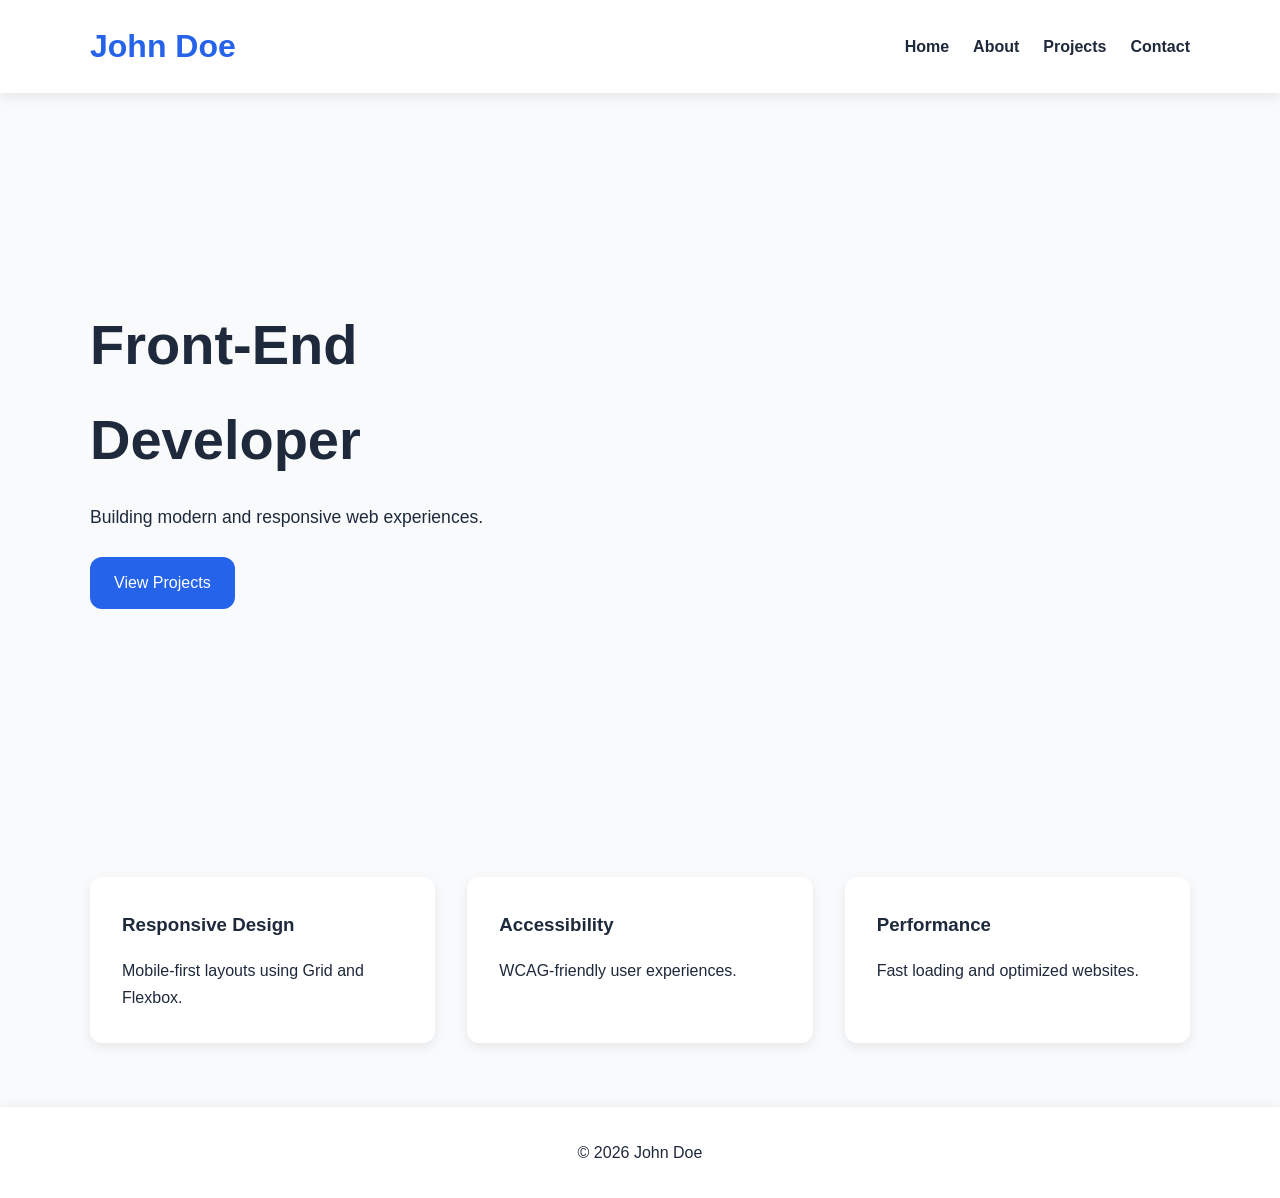
<file: index.html>
<!DOCTYPE html>
<html lang="en">
<head>
<meta charset="UTF-8">
<meta name="viewport" content="width=device-width, initial-scale=1.0">
<title>John Doe | Portfolio</title>
<link rel="stylesheet" href="style.css">
</head>

<body>

<header class="header">
<div class="container nav-container">

<h1 class="logo">John Doe</h1>

<nav>
<ul class="nav-links">
<li><a href="index.html">Home</a></li>
<li><a href="about.html">About</a></li>
<li><a href="projects.html">Projects</a></li>
<li><a href="contact.html">Contact</a></li>
</ul>
</nav>

</div>
</header>

<main class="container">

<section class="hero">

<div class="hero-content">
<h2>Front-End Developer</h2>
<p>Building modern and responsive web experiences.</p>
<a href="projects2.html" class="btn">View Projects</a>
</div>

</section>

<section class="features">

<div class="card">
<h3>Responsive Design</h3>
<p>Mobile-first layouts using Grid and Flexbox.</p>
</div>

<div class="card">
<h3>Accessibility</h3>
<p>WCAG-friendly user experiences.</p>
</div>

<div class="card">
<h3>Performance</h3>
<p>Fast loading and optimized websites.</p>
</div>

</section>

</main>

<footer class="footer">
<p>&copy; 2026 John Doe</p>
</footer>

</body>
</html>
</file>
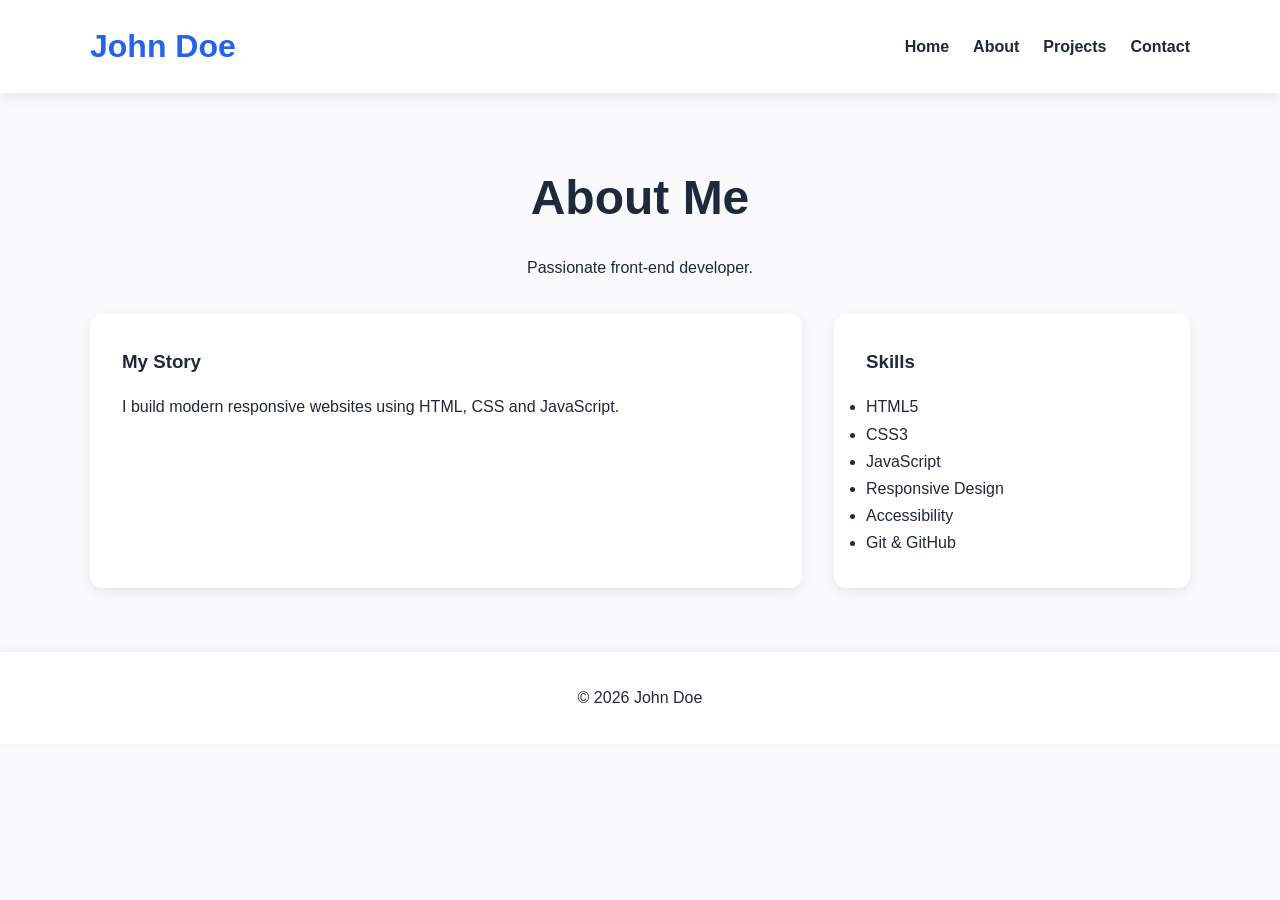
<file: about.html>
<!DOCTYPE html>
<html lang="en">
<head>
<meta charset="UTF-8">
<meta name="viewport" content="width=device-width, initial-scale=1.0">
<title>About</title>
<link rel="stylesheet" href="style.css">
</head>

<body>

<header class="header">
<div class="container nav-container">

<h1 class="logo">John Doe</h1>

<nav>
<ul class="nav-links">
<li><a href="index.html">Home</a></li>
<li><a href="about.html">About</a></li>
<li><a href="projects.html">Projects</a></li>
<li><a href="contact.html">Contact</a></li>
</ul>
</nav>

</div>
</header>

<main class="container">

<section class="page-header">
<h2>About Me</h2>
<p>Passionate front-end developer.</p>
</section>

<section class="about-grid">

<div class="card">
<h3>My Story</h3>
<p>I build modern responsive websites using HTML, CSS and JavaScript.</p>
</div>

<div class="card">
<h3>Skills</h3>

<ul>
<li>HTML5</li>
<li>CSS3</li>
<li>JavaScript</li>
<li>Responsive Design</li>
<li>Accessibility</li>
<li>Git & GitHub</li>
</ul>

</div>

</section>

</main>

<footer class="footer">
<p>&copy; 2026 John Doe</p>
</footer>

</body>
</html>
</file>
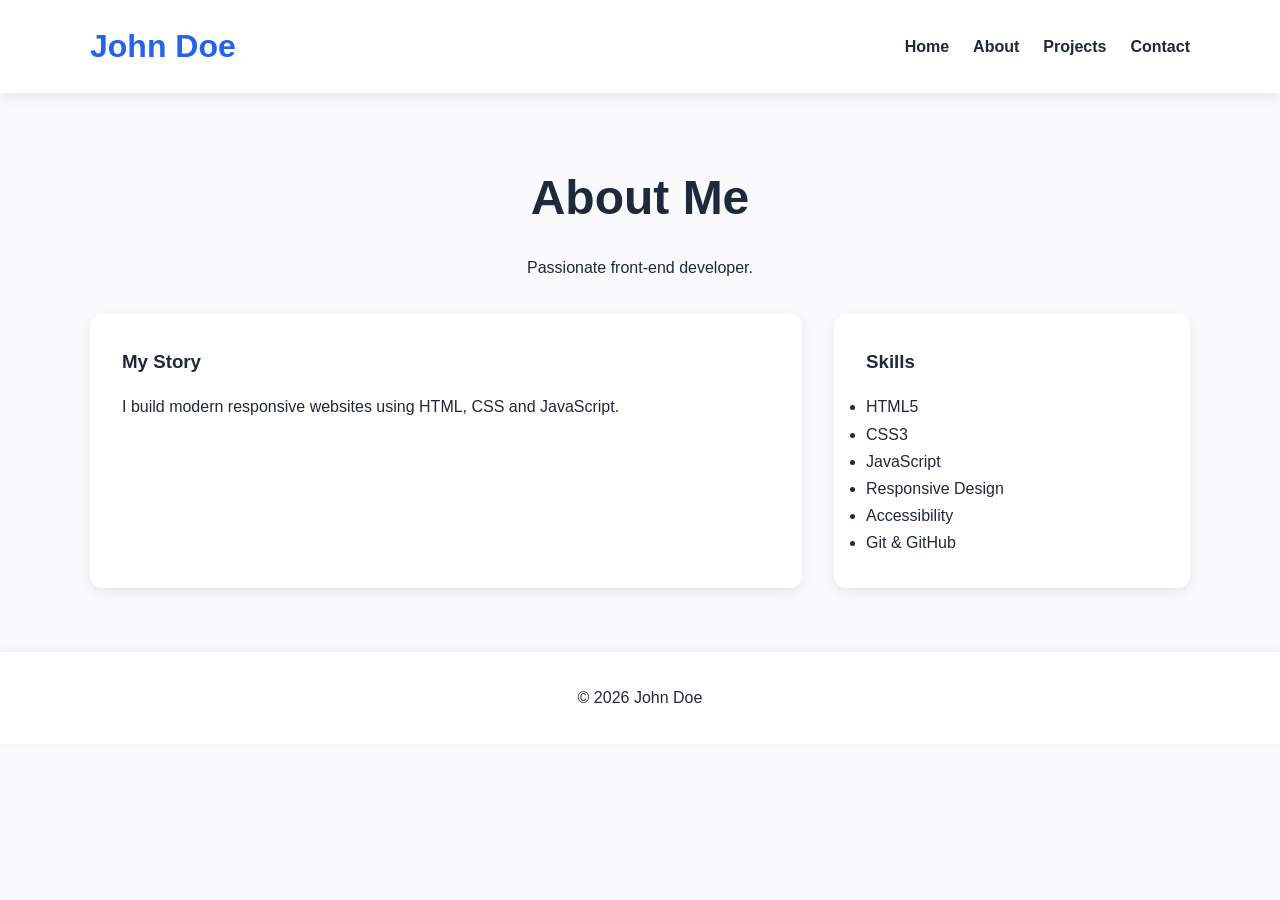
<file: about2.html>
<!DOCTYPE html>
<html lang="en">
<head>
<meta charset="UTF-8">
<meta name="viewport" content="width=device-width, initial-scale=1.0">
<title>About</title>
<link rel="stylesheet" href="style2.css">
</head>

<body>

<header class="header">
<div class="container nav-container">

<h1 class="logo">John Doe</h1>

<nav>
<ul class="nav-links">
<li><a href="index2.html">Home</a></li>
<li><a href="about2.html">About</a></li>
<li><a href="projects2.html">Projects</a></li>
<li><a href="contact2.html">Contact</a></li>
</ul>
</nav>

</div>
</header>

<main class="container">

<section class="page-header">
<h2>About Me</h2>
<p>Passionate front-end developer.</p>
</section>

<section class="about-grid">

<div class="card">
<h3>My Story</h3>
<p>I build modern responsive websites using HTML, CSS and JavaScript.</p>
</div>

<div class="card">
<h3>Skills</h3>

<ul>
<li>HTML5</li>
<li>CSS3</li>
<li>JavaScript</li>
<li>Responsive Design</li>
<li>Accessibility</li>
<li>Git & GitHub</li>
</ul>

</div>

</section>

</main>

<footer class="footer">
<p>&copy; 2026 John Doe</p>
</footer>

</body>
</html>
</file>
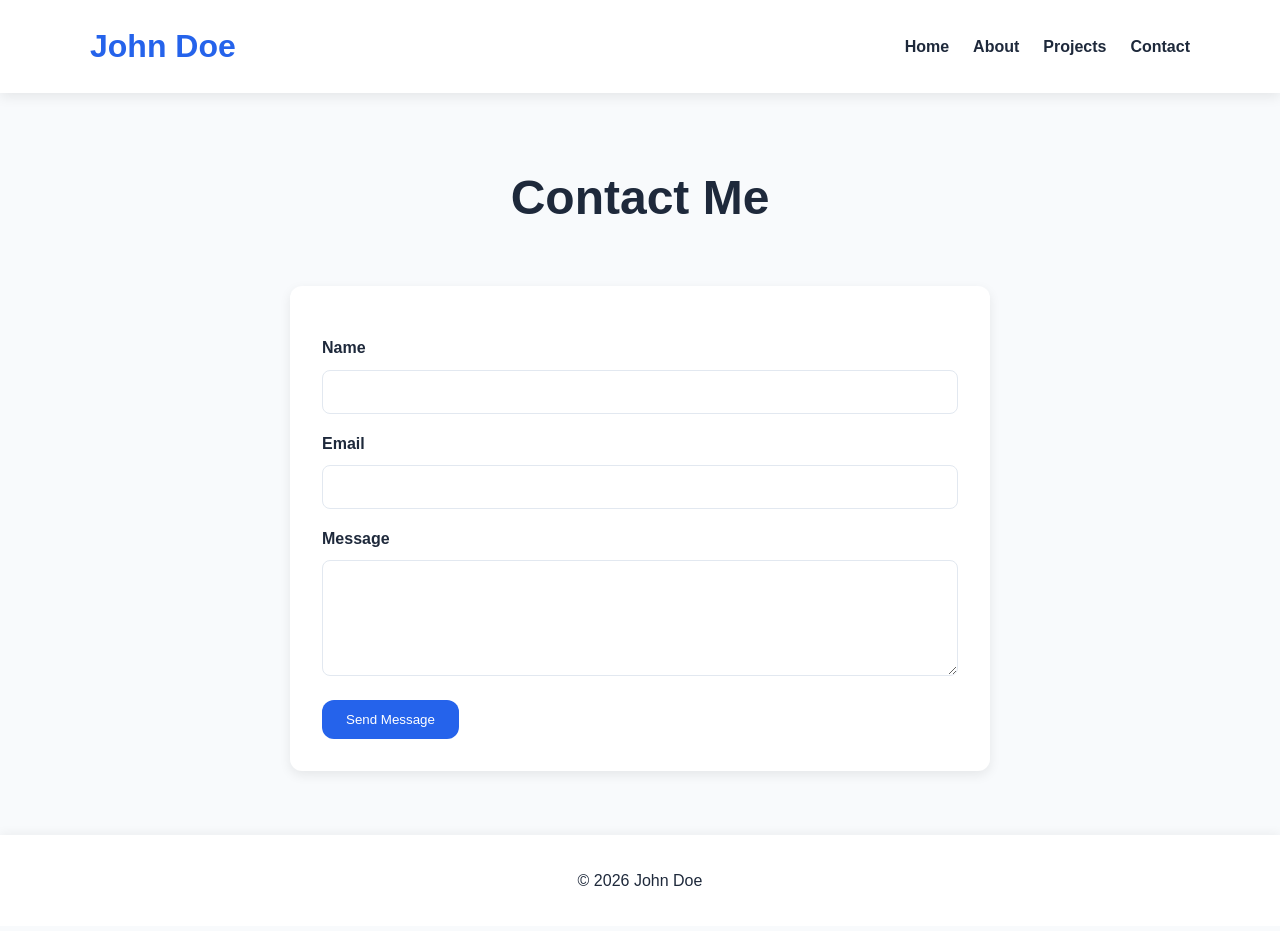
<file: contact.html>
<!DOCTYPE html>
<html lang="en">
<head>
<meta charset="UTF-8">
<meta name="viewport" content="width=device-width, initial-scale=1.0">
<title>Contact</title>
<link rel="stylesheet" href="style.css">
</head>

<body>

<header class="header">
<div class="container nav-container">

<h1 class="logo">John Doe</h1>

<nav>
<ul class="nav-links">
<li><a href="index.html">Home</a></li>
<li><a href="about.html">About</a></li>
<li><a href="projects.html">Projects</a></li>
<li><a href="contact.html">Contact</a></li>
</ul>
</nav>

</div>
</header>

<main class="container">

<section class="page-header">
<h2>Contact Me</h2>
</section>

<form class="contact-form">

<label for="name">Name</label>
<input id="name" type="text" required>

<label for="email">Email</label>
<input id="email" type="email" required>

<label for="message">Message</label>
<textarea id="message" rows="5" required></textarea>

<button type="submit" class="btn">
Send Message
</button>

</form>

</main>

<footer class="footer">
<p>&copy; 2026 John Doe</p>
</footer>

</body>
</html>
</file>
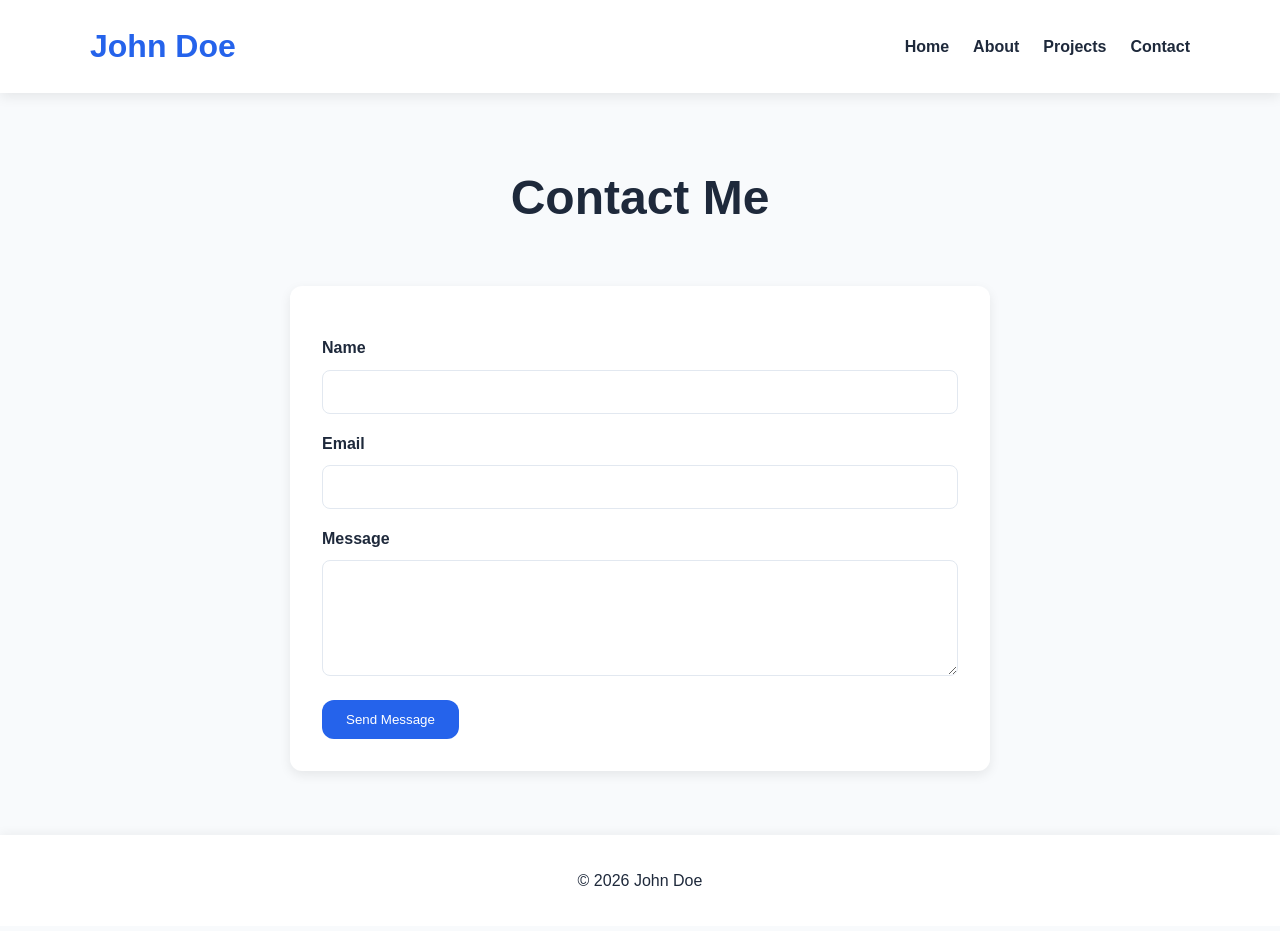
<file: contact2.html>
<!DOCTYPE html>
<html lang="en">
<head>
<meta charset="UTF-8">
<meta name="viewport" content="width=device-width, initial-scale=1.0">
<title>Contact</title>
<link rel="stylesheet" href="style2.css">
</head>

<body>

<header class="header">
<div class="container nav-container">

<h1 class="logo">John Doe</h1>

<nav>
<ul class="nav-links">
<li><a href="index2.html">Home</a></li>
<li><a href="about2.html">About</a></li>
<li><a href="projects2.html">Projects</a></li>
<li><a href="contact2.html">Contact</a></li>
</ul>
</nav>

</div>
</header>

<main class="container">

<section class="page-header">
<h2>Contact Me</h2>
</section>

<form class="contact-form">

<label for="name">Name</label>
<input id="name" type="text" required>

<label for="email">Email</label>
<input id="email" type="email" required>

<label for="message">Message</label>
<textarea id="message" rows="5" required></textarea>

<button type="submit" class="btn">
Send Message
</button>

</form>

</main>

<footer class="footer">
<p>&copy; 2026 John Doe</p>
</footer>

</body>
</html>
</file>
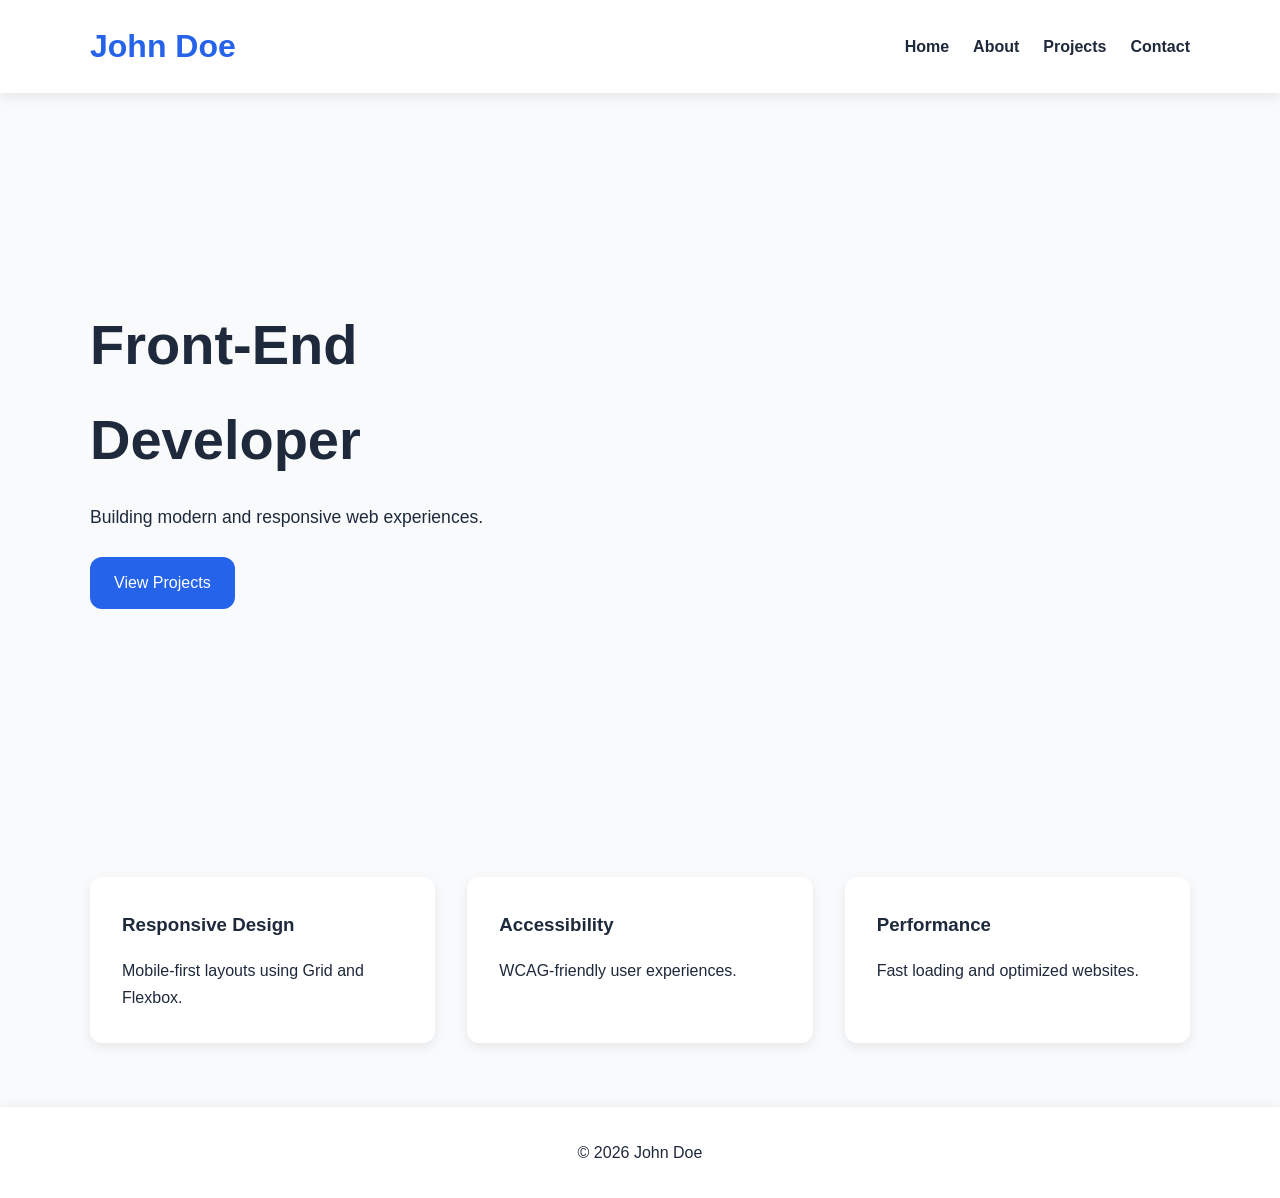
<file: index2.html>
<!DOCTYPE html>
<html lang="en">
<head>
<meta charset="UTF-8">
<meta name="viewport" content="width=device-width, initial-scale=1.0">
<title>John Doe | Portfolio</title>
<link rel="stylesheet" href="style2.css">
</head>

<body>

<header class="header">
<div class="container nav-container">

<h1 class="logo">John Doe</h1>

<nav>
<ul class="nav-links">
<li><a href="index2.html">Home</a></li>
<li><a href="about2.html">About</a></li>
<li><a href="projects2.html">Projects</a></li>
<li><a href="contact2.html">Contact</a></li>
</ul>
</nav>

</div>
</header>

<main class="container">

<section class="hero">

<div class="hero-content">
<h2>Front-End Developer</h2>
<p>Building modern and responsive web experiences.</p>
<a href="projects2.html" class="btn">View Projects</a>
</div>

</section>

<section class="features">

<div class="card">
<h3>Responsive Design</h3>
<p>Mobile-first layouts using Grid and Flexbox.</p>
</div>

<div class="card">
<h3>Accessibility</h3>
<p>WCAG-friendly user experiences.</p>
</div>

<div class="card">
<h3>Performance</h3>
<p>Fast loading and optimized websites.</p>
</div>

</section>

</main>

<footer class="footer">
<p>&copy; 2026 John Doe</p>
</footer>

</body>
</html>
</file>
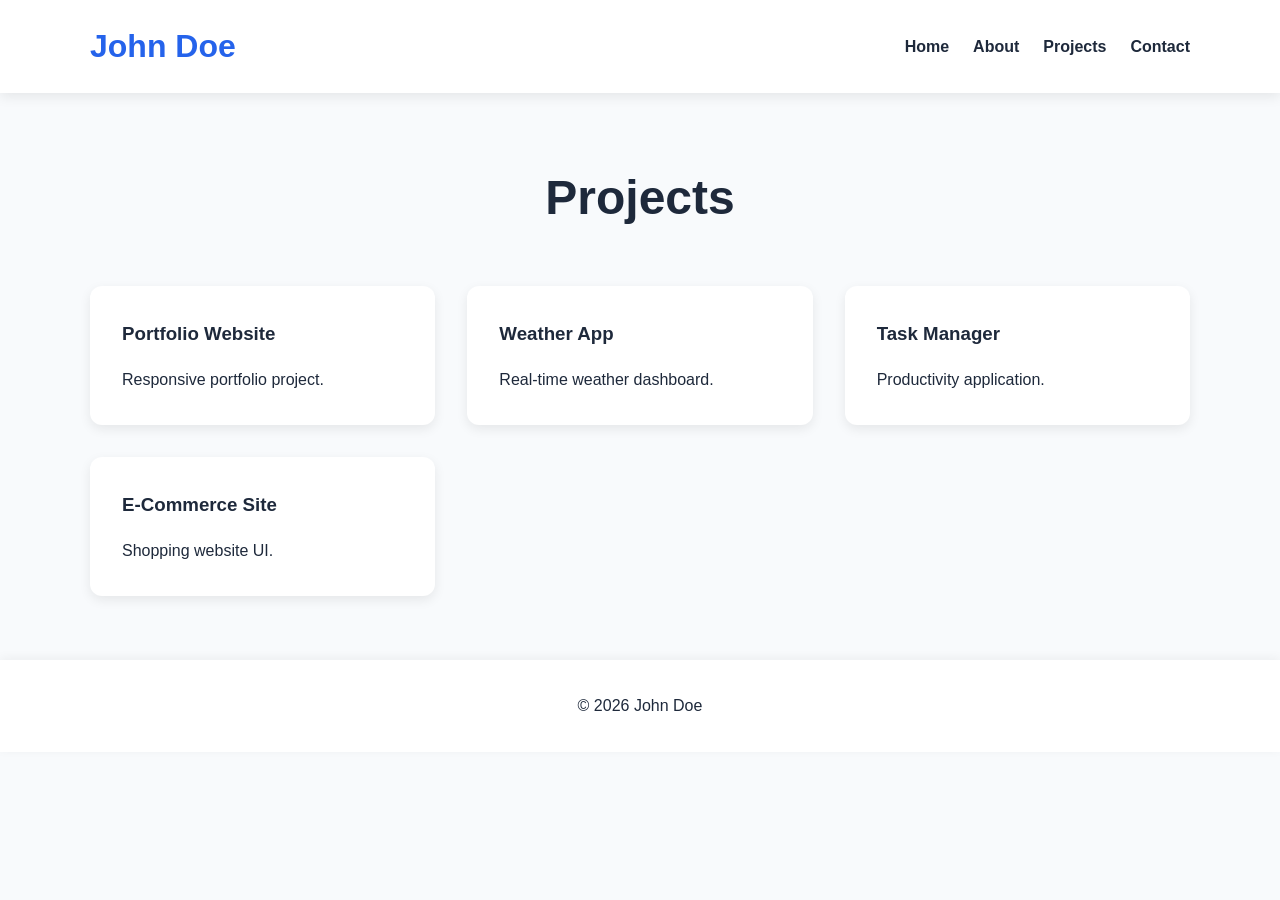
<file: projects.html>
<!DOCTYPE html>
<html lang="en">
<head>
<meta charset="UTF-8">
<meta name="viewport" content="width=device-width, initial-scale=1.0">
<title>Projects</title>
<link rel="stylesheet" href="style.css">
</head>

<body>

<header class="header">
<div class="container nav-container">

<h1 class="logo">John Doe</h1>

<nav>
<ul class="nav-links">
<li><a href="index.html">Home</a></li>
<li><a href="about.html">About</a></li>
<li><a href="projects.html">Projects</a></li>
<li><a href="contact.html">Contact</a></li>
</ul>
</nav>

</div>
</header>

<main class="container">

<section class="page-header">
<h2>Projects</h2>
</section>

<section class="projects-grid">

<div class="card">
<h3>Portfolio Website</h3>
<p>Responsive portfolio project.</p>
</div>

<div class="card">
<h3>Weather App</h3>
<p>Real-time weather dashboard.</p>
</div>

<div class="card">
<h3>Task Manager</h3>
<p>Productivity application.</p>
</div>

<div class="card">
<h3>E-Commerce Site</h3>
<p>Shopping website UI.</p>
</div>

</section>

</main>

<footer class="footer">
<p>&copy; 2026 John Doe</p>
</footer>

</body>
</html>
</file>
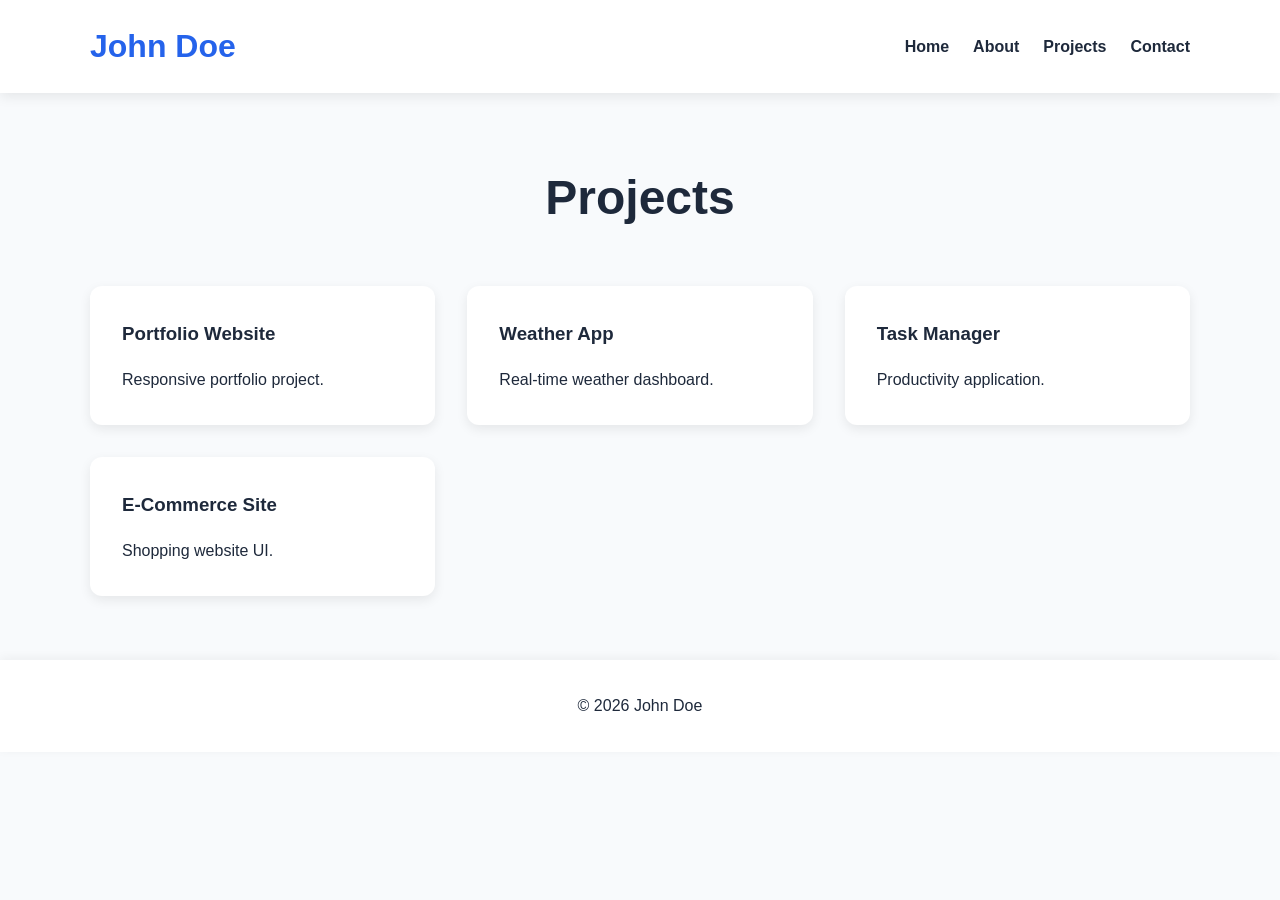
<file: projects2.html>
<!DOCTYPE html>
<html lang="en">
<head>
<meta charset="UTF-8">
<meta name="viewport" content="width=device-width, initial-scale=1.0">
<title>Projects</title>
<link rel="stylesheet" href="style2.css">
</head>

<body>

<header class="header">
<div class="container nav-container">

<h1 class="logo">John Doe</h1>

<nav>
<ul class="nav-links">
<li><a href="index2.html">Home</a></li>
<li><a href="about2.html">About</a></li>
<li><a href="projects2.html">Projects</a></li>
<li><a href="contact2.html">Contact</a></li>
</ul>
</nav>

</div>
</header>

<main class="container">

<section class="page-header">
<h2>Projects</h2>
</section>

<section class="projects-grid">

<div class="card">
<h3>Portfolio Website</h3>
<p>Responsive portfolio project.</p>
</div>

<div class="card">
<h3>Weather App</h3>
<p>Real-time weather dashboard.</p>
</div>

<div class="card">
<h3>Task Manager</h3>
<p>Productivity application.</p>
</div>

<div class="card">
<h3>E-Commerce Site</h3>
<p>Shopping website UI.</p>
</div>

</section>

</main>

<footer class="footer">
<p>&copy; 2026 John Doe</p>
</footer>

</body>
</html>
</file>
<file: style.css>
/* ==========================
   RESET
========================== */

* {
    margin: 0;
    padding: 0;
    box-sizing: border-box;
}

/* ==========================
   VARIABLES
========================== */

:root {
    --primary: #2563eb;
    --primary-dark: #1d4ed8;

    --background: #f8fafc;
    --surface: #ffffff;

    --text: #1e293b;
    --border: #e2e8f0;

    --shadow: 0 4px 12px rgba(0,0,0,0.08);

    --radius: 12px;
}

/* ==========================
   DARK MODE
========================== */

@media (prefers-color-scheme: dark) {

    :root {
        --background: #0f172a;
        --surface: #1e293b;
        --text: #f8fafc;
        --border: #334155;
    }

}

/* ==========================
   BODY
========================== */

body {
    font-family: Arial, Helvetica, sans-serif;
    background: var(--background);
    color: var(--text);
    line-height: 1.7;
}

/* ==========================
   CONTAINER
========================== */

.container {
    width: min(1100px, 90%);
    margin: auto;
}

/* ==========================
   HEADER
========================== */

.header {
    background: var(--surface);
    box-shadow: var(--shadow);
    position: sticky;
    top: 0;
    z-index: 100;
}

.nav-container {
    display: flex;
    justify-content: space-between;
    align-items: center;
    padding: 1.2rem 0;
}

.logo {
    color: var(--primary);
    font-size: 2rem;
}

/* ==========================
   NAVIGATION
========================== */

.nav-links {
    list-style: none;
    display: flex;
    gap: 1.5rem;
}

.nav-links a {
    text-decoration: none;
    color: var(--text);
    font-weight: 600;
    transition: 0.3s;
}

.nav-links a:hover {
    color: var(--primary);
}

/* ==========================
   HERO
========================== */

.hero {
    display: grid;
    grid-template-columns: 1fr 1fr;
    gap: 3rem;
    align-items: center;

    min-height: 80vh;
}

.hero-content h2 {
    font-size: 3.5rem;
    margin-bottom: 1rem;
}

.hero-content p {
    margin-bottom: 1.5rem;
    font-size: 1.1rem;
}

/* ==========================
   BUTTON
========================== */

.btn {
    display: inline-block;

    background: var(--primary);
    color: white;

    text-decoration: none;

    padding: 12px 24px;

    border-radius: var(--radius);

    transition: 0.3s;
}

.btn:hover {
    background: var(--primary-dark);
}

/* ==========================
   FEATURES
========================== */

.features {
    display: grid;

    grid-template-columns:
        repeat(auto-fit, minmax(250px, 1fr));

    gap: 2rem;

    margin: 4rem 0;
}

.card {
    background: var(--surface);

    padding: 2rem;

    border-radius: var(--radius);

    box-shadow: var(--shadow);

    transition: 0.3s;
}

.card:hover {
    transform: translateY(-8px);
}

.card h3 {
    margin-bottom: 1rem;
}

/* ==========================
   PAGE HEADER
========================== */

.page-header {
    text-align: center;
    padding: 4rem 0 2rem;
}

.page-header h2 {
    font-size: 3rem;
    margin-bottom: 1rem;
}

/* ==========================
   ABOUT
========================== */

.about-grid {
    display: grid;
    grid-template-columns: 2fr 1fr;
    gap: 2rem;

    margin-bottom: 4rem;
}

/* ==========================
   PROJECTS
========================== */

.projects-grid {
    display: grid;

    grid-template-columns:
        repeat(auto-fit, minmax(280px, 1fr));

    gap: 2rem;

    margin-bottom: 4rem;
}

/* ==========================
   CONTACT FORM
========================== */

.contact-form {
    max-width: 700px;
    margin: auto;

    background: var(--surface);

    padding: 2rem;

    border-radius: var(--radius);

    box-shadow: var(--shadow);
}

.contact-form label {
    display: block;

    margin-top: 1rem;
    margin-bottom: .5rem;

    font-weight: bold;
}

.contact-form input,
.contact-form textarea {

    width: 100%;

    padding: 12px;

    border: 1px solid var(--border);

    border-radius: 8px;

    font-size: 1rem;
}

.contact-form button {
    margin-top: 1rem;
    border: none;
    cursor: pointer;
}

/* ==========================
   FOOTER
========================== */

.footer {
    margin-top: 4rem;

    background: var(--surface);

    text-align: center;

    padding: 2rem;

    box-shadow: 0 -2px 10px rgba(0,0,0,0.05);
}

/* ==========================
   RESPONSIVE
========================== */

@media (max-width: 768px) {

    .nav-container {
        flex-direction: column;
        gap: 1rem;
    }

    .nav-links {
        flex-wrap: wrap;
        justify-content: center;
    }

    .hero {
        grid-template-columns: 1fr;
        text-align: center;
        min-height: auto;
        padding: 3rem 0;
    }

    .hero-content h2 {
        font-size: 2.5rem;
    }

    .about-grid {
        grid-template-columns: 1fr;
    }

    .page-header h2 {
        font-size: 2rem;
    }
}
</file>
<file: style2.css>
/* ==========================
   RESET
========================== */

* {
    margin: 0;
    padding: 0;
    box-sizing: border-box;
}

/* ==========================
   VARIABLES
========================== */

:root {
    --primary: #2563eb;
    --primary-dark: #1d4ed8;

    --background: #f8fafc;
    --surface: #ffffff;

    --text: #1e293b;
    --border: #e2e8f0;

    --shadow: 0 4px 12px rgba(0,0,0,0.08);

    --radius: 12px;
}

/* ==========================
   DARK MODE
========================== */

@media (prefers-color-scheme: dark) {

    :root {
        --background: #0f172a;
        --surface: #1e293b;
        --text: #f8fafc;
        --border: #334155;
    }

}

/* ==========================
   BODY
========================== */

body {
    font-family: Arial, Helvetica, sans-serif;
    background: var(--background);
    color: var(--text);
    line-height: 1.7;
}

/* ==========================
   CONTAINER
========================== */

.container {
    width: min(1100px, 90%);
    margin: auto;
}

/* ==========================
   HEADER
========================== */

.header {
    background: var(--surface);
    box-shadow: var(--shadow);
    position: sticky;
    top: 0;
    z-index: 100;
}

.nav-container {
    display: flex;
    justify-content: space-between;
    align-items: center;
    padding: 1.2rem 0;
}

.logo {
    color: var(--primary);
    font-size: 2rem;
}

/* ==========================
   NAVIGATION
========================== */

.nav-links {
    list-style: none;
    display: flex;
    gap: 1.5rem;
}

.nav-links a {
    text-decoration: none;
    color: var(--text);
    font-weight: 600;
    transition: 0.3s;
}

.nav-links a:hover {
    color: var(--primary);
}

/* ==========================
   HERO
========================== */

.hero {
    display: grid;
    grid-template-columns: 1fr 1fr;
    gap: 3rem;
    align-items: center;

    min-height: 80vh;
}

.hero-content h2 {
    font-size: 3.5rem;
    margin-bottom: 1rem;
}

.hero-content p {
    margin-bottom: 1.5rem;
    font-size: 1.1rem;
}

/* ==========================
   BUTTON
========================== */

.btn {
    display: inline-block;

    background: var(--primary);
    color: white;

    text-decoration: none;

    padding: 12px 24px;

    border-radius: var(--radius);

    transition: 0.3s;
}

.btn:hover {
    background: var(--primary-dark);
}

/* ==========================
   FEATURES
========================== */

.features {
    display: grid;

    grid-template-columns:
        repeat(auto-fit, minmax(250px, 1fr));

    gap: 2rem;

    margin: 4rem 0;
}

.card {
    background: var(--surface);

    padding: 2rem;

    border-radius: var(--radius);

    box-shadow: var(--shadow);

    transition: 0.3s;
}

.card:hover {
    transform: translateY(-8px);
}

.card h3 {
    margin-bottom: 1rem;
}

/* ==========================
   PAGE HEADER
========================== */

.page-header {
    text-align: center;
    padding: 4rem 0 2rem;
}

.page-header h2 {
    font-size: 3rem;
    margin-bottom: 1rem;
}

/* ==========================
   ABOUT
========================== */

.about-grid {
    display: grid;
    grid-template-columns: 2fr 1fr;
    gap: 2rem;

    margin-bottom: 4rem;
}

/* ==========================
   PROJECTS
========================== */

.projects-grid {
    display: grid;

    grid-template-columns:
        repeat(auto-fit, minmax(280px, 1fr));

    gap: 2rem;

    margin-bottom: 4rem;
}

/* ==========================
   CONTACT FORM
========================== */

.contact-form {
    max-width: 700px;
    margin: auto;

    background: var(--surface);

    padding: 2rem;

    border-radius: var(--radius);

    box-shadow: var(--shadow);
}

.contact-form label {
    display: block;

    margin-top: 1rem;
    margin-bottom: .5rem;

    font-weight: bold;
}

.contact-form input,
.contact-form textarea {

    width: 100%;

    padding: 12px;

    border: 1px solid var(--border);

    border-radius: 8px;

    font-size: 1rem;
}

.contact-form button {
    margin-top: 1rem;
    border: none;
    cursor: pointer;
}

/* ==========================
   FOOTER
========================== */

.footer {
    margin-top: 4rem;

    background: var(--surface);

    text-align: center;

    padding: 2rem;

    box-shadow: 0 -2px 10px rgba(0,0,0,0.05);
}

/* ==========================
   RESPONSIVE
========================== */

@media (max-width: 768px) {

    .nav-container {
        flex-direction: column;
        gap: 1rem;
    }

    .nav-links {
        flex-wrap: wrap;
        justify-content: center;
    }

    .hero {
        grid-template-columns: 1fr;
        text-align: center;
        min-height: auto;
        padding: 3rem 0;
    }

    .hero-content h2 {
        font-size: 2.5rem;
    }

    .about-grid {
        grid-template-columns: 1fr;
    }

    .page-header h2 {
        font-size: 2rem;
    }
}
</file>
